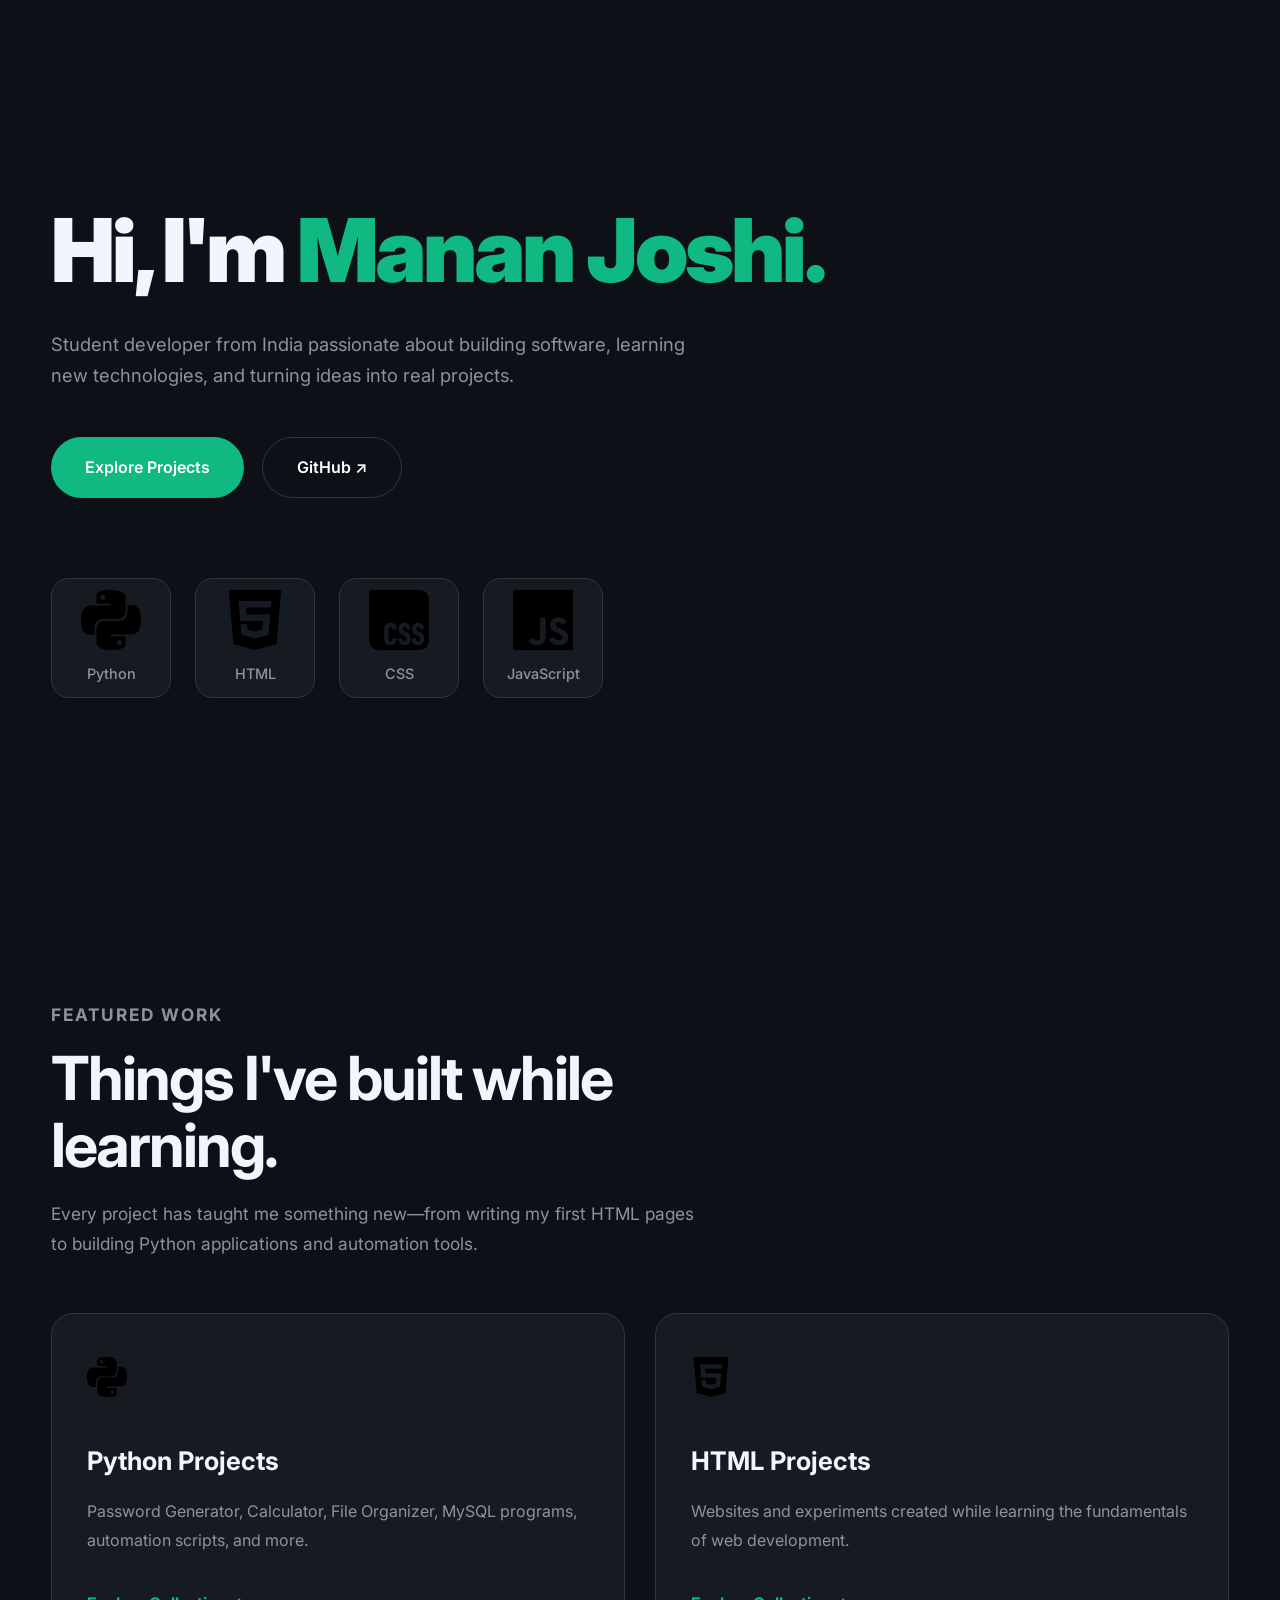
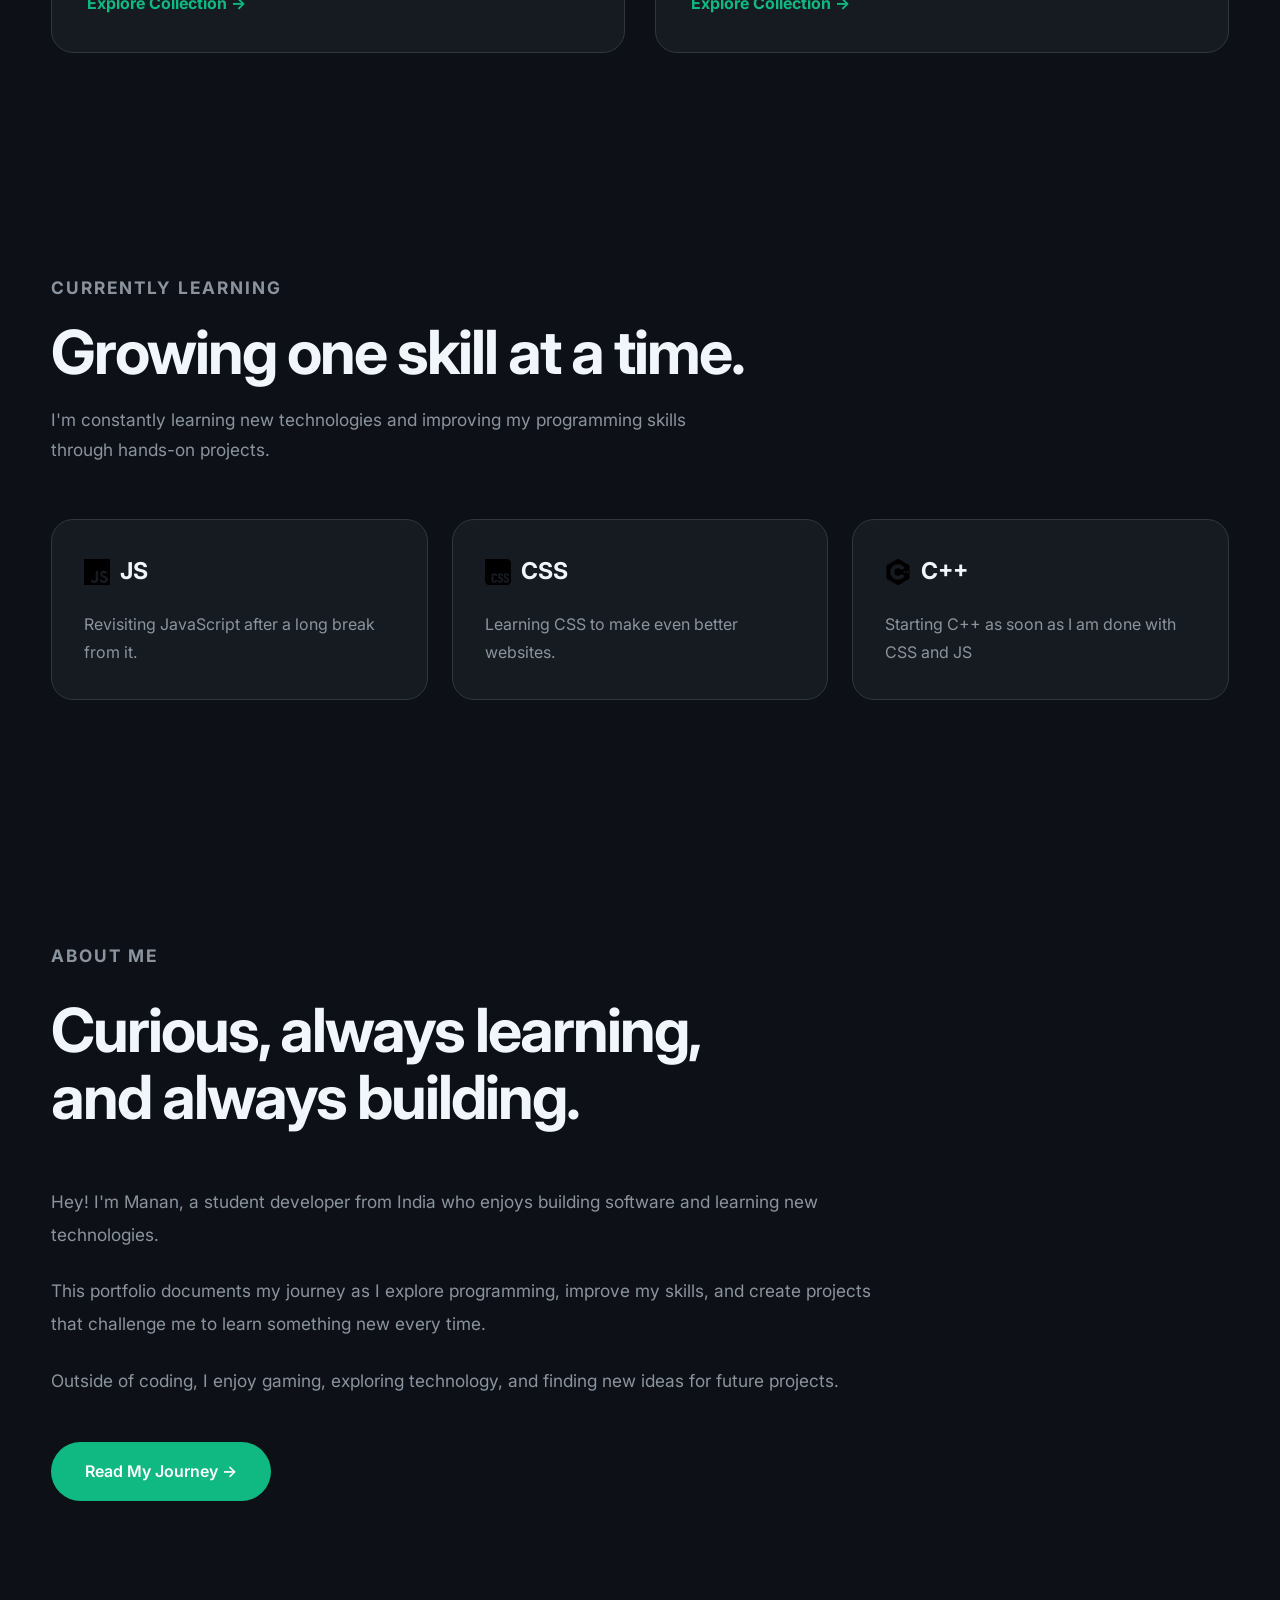
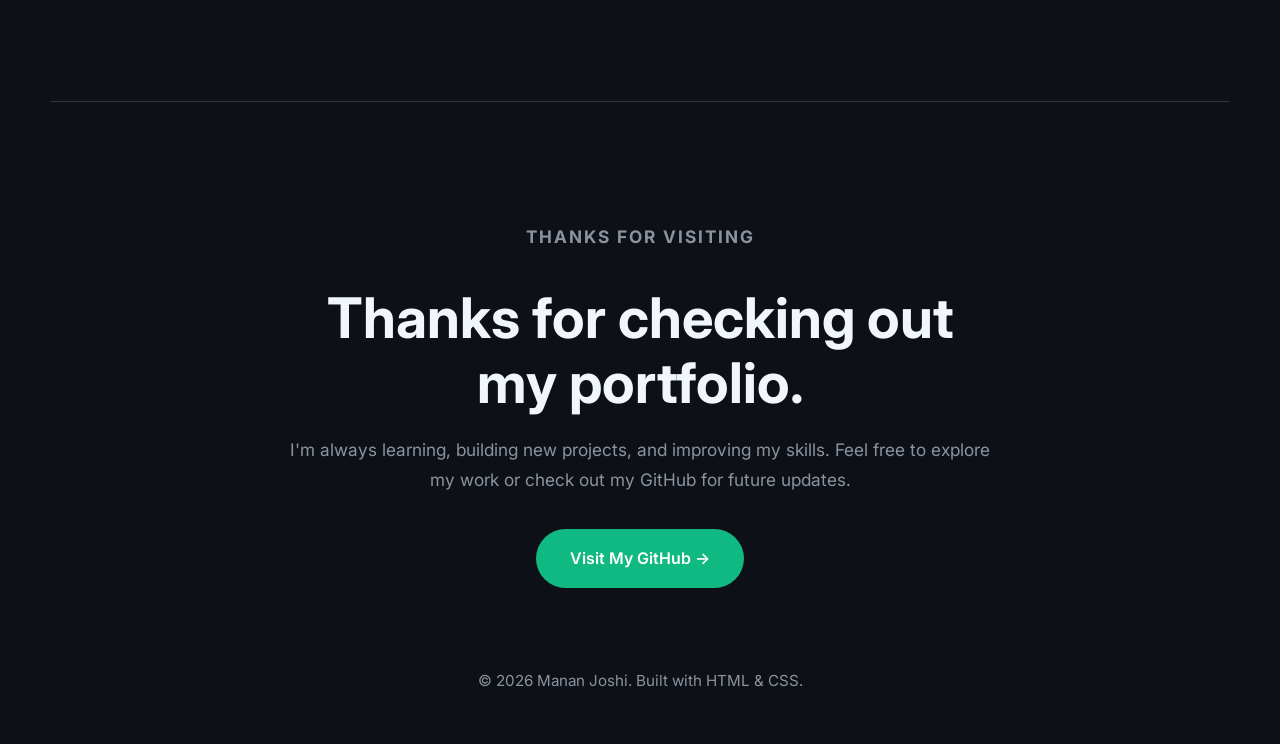
<file: index.html>
<!DOCTYPE html>
<html lang="en">

<head>

    <meta charset="UTF-8">
    <meta name="viewport" content="width=device-width, initial-scale=1.0">

    <title>Manan Joshi | Portfolio — Student Developer & Projects</title>

    <meta name="description"
          content="Student developer from India building projects with Python and Web Development.">

    <meta property="og:site_name"
          content="Manan Joshi Portfolio">

    <meta property="og:title"
          content="Manan Joshi | Portfolio — Student Developer">

    <meta property="og:description"
          content="Student developer documenting projects, learning, and software development.">

    <meta property="og:image"
          content="https://manan.is-a.dev/preview.png">

    <meta property="og:type"
          content="website">

    <meta name="twitter:card"
          content="summary_large_image">

    <link rel="icon"
          href="favicon.png">

    <link rel="stylesheet"
          href="style.css">

    <meta name="google-site-verification" content="tQXLFUhHLoD3-BiDWoEAZrjiJuhq7GMiHHihAaQNMvo" />

</head>

<body>

<div class="container">

    <header class="hero">

    <h1>

        Hi, I'm
        <span>Manan Joshi.</span>

    </h1>

    <p class="hero-text">

        Student developer from India passionate about building software,
        learning new technologies, and turning ideas into real projects.

    </p>

    <div class="hero-buttons">

        <a href="#projects" class="btn">

            Explore Projects

        </a>

        <a href="https://github.com/ManannJoshi"
           target="_blank"
           class="btn secondary">

            GitHub ↗

        </a>

    </div>

    <div class="hero-stats">

    <div class="stat">

        <img src="img/python.svg" alt="Python">

        <p>Python</p>

    </div>

    <div class="stat">

        <img src="img/html5.svg" alt="HTML">

        <p>HTML</p>

    </div>

    <div class="stat">

        <img src="img/css.svg" alt="CSS">

        <p>CSS</p>

    </div>

    <div class="stat">

        <img src="img/javascript.svg" alt="JS">

        <p>JavaScript</p>
    </div>

</div>

</header>

<section class="featured" id="projects">

    <div class="section-heading">

        <p class="section-tag">
            FEATURED WORK
        </p>

        <h2>
            Things I've built while learning.
        </h2>

        <p>
            Every project has taught me something new—from writing my first HTML pages to
            building Python applications and automation tools.
        </p>

    </div>

    <div class="project-grid">

        <a href="python.html" class="project">

            <div class="project-icon">
                <img src="img/python.svg" alt="Python">
            </div>

            <h3>
                Python Projects
            </h3>

            <p>

                Password Generator, Calculator, File Organizer,
                MySQL programs, automation scripts, and more.

            </p>

            <span>

                Explore Collection →

            </span>

        </a>

        <a href="html.html" class="project">

            <div class="project-icon">
                <img src="img/html5.svg" alt="HTML">
            </div>

            <h3>
                HTML Projects
            </h3>

            <p>

                Websites and experiments created while learning
                the fundamentals of web development.

            </p>

            <span>

                Explore Collection →

            </span>

        </a>

    </div>

</section>

<section class="learning">

    <div class="section-heading">

        <p class="section-tag">
            CURRENTLY LEARNING
        </p>

        <h2>
            Growing one skill at a time.
        </h2>

        <p>
            I'm constantly learning new technologies and improving my programming skills through hands-on projects.
        </p>

    </div>

    <div class="skills-grid">

        <div class="skill-card">

            <h3><img src="img/javascript.svg" alt="JavaScript" class="skill-icon">JS</h3>

            <p>
                Revisiting JavaScript after a long break from it.
            </p>

        </div>

        <div class="skill-card">

            <h3><img src="img/css.svg" alt="css" class="skill-icon">CSS</h3>

            <p>
                Learning CSS to make even better websites.
            </p>

        </div>

        <div class="skill-card">

            <h3><img src="img/cplusplus.svg" alt="c++" class="skill-icon">C++</h3>

            <p>
                Starting C++ as soon as I am done with CSS and JS
            </p>


        </div>

    </div>

</section>

<section class="about">

    <div class="section-heading">

        <p class="section-tag">
            ABOUT ME
        </p>

        <h2>
            Curious, always learning, and always building.
        </h2>

    </div>

    <p>

        Hey! I'm Manan, a student developer from India who enjoys building software and learning new technologies.

    </p>

    <p>

        This portfolio documents my journey as I explore programming, improve my skills, and create projects that challenge me to learn something new every time.

    </p>

    <p>

        Outside of coding, I enjoy gaming, exploring technology, and finding new ideas for future projects.

    </p>

    <a href="milestonesAndGoals.html" class="btn">

        Read My Journey →

    </a>

</section>

<footer>

    <div class="footer-content">

        <p class="footer-tag">
            THANKS FOR VISITING
        </p>

        <h2>

            Thanks for checking out my portfolio.

        </h2>

        <p>

            I'm always learning, building new projects, and improving my skills.
            Feel free to explore my work or check out my GitHub for future updates.

        </p>

        <a href="https://github.com/ManannJoshi"
           target="_blank"
           class="btn">

            Visit My GitHub →

        </a>

    </div>

    <div class="footer-bottom">

        <p>

            © 2026 Manan Joshi. Built with HTML &amp; CSS.

        </p>

    </div>

</footer>

</div>

</body>

</html>
</file>
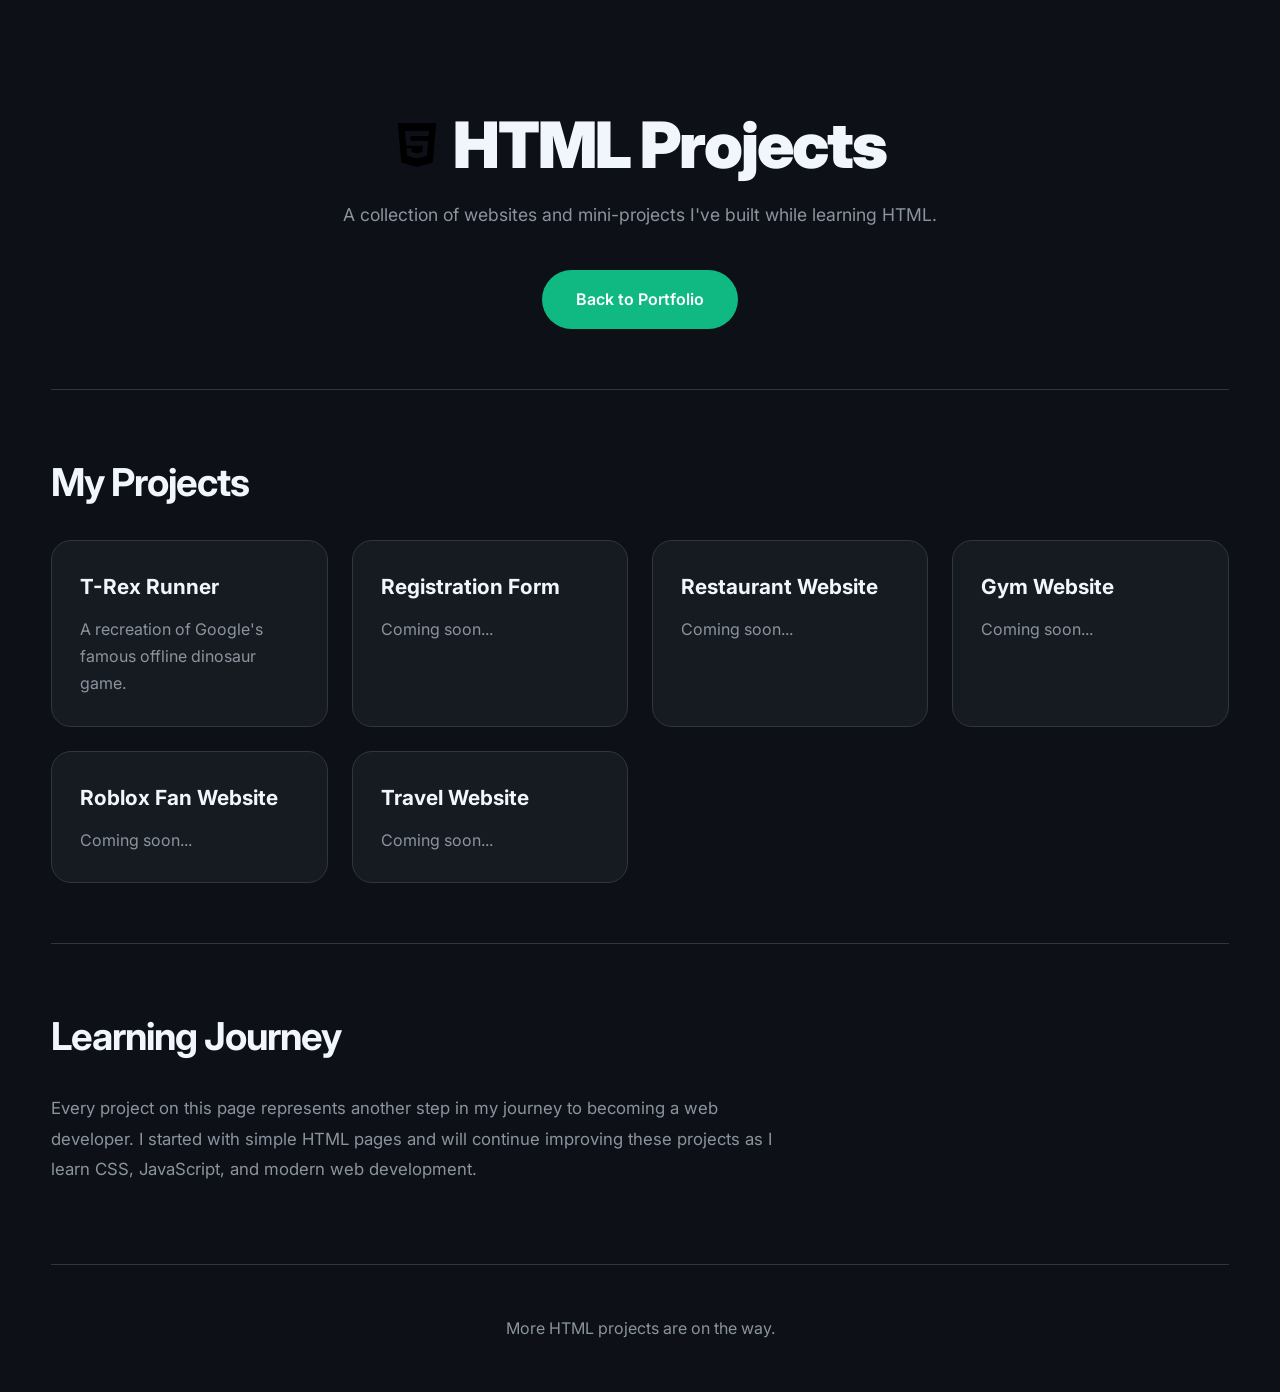
<file: html.html>
<!DOCTYPE html>
<html lang="en">

<head>
    <meta charset="UTF-8">
    <meta name="viewport" content="width=device-width, initial-scale=1.0">
    <title>HTML Projects | Manan's Portfolio</title>
    <link rel="icon" type="image/png" href="favicon.png">
    <link rel="stylesheet" href="style.css">
</head>

<body>

    <div class="container">

        <header class="hero sub-hero">

            <h1><img src="img/html5.svg" alt="HTML">HTML Projects</h1>

            <p class="subtitle">
                A collection of websites and mini-projects I've built while learning HTML.
            </p>

            <a href="index.html" class="btn">
                Back to Portfolio
            </a>

        </header>

        <section class="card">

            <h2>My Projects</h2>

            <div class="projects">

                <a href="/HTML Projects/trex/index.html" class="project-card">
                    <h3>T-Rex Runner</h3>
                    <p>
                        A recreation of Google's famous offline dinosaur game.
                    </p>
                </a>

                <a href="form.html" class="project-card">
                    <h3>Registration Form</h3>
                    <p>
                        Coming soon...
                    </p>
                </a>

                <a href="#" class="project-card">
                    <h3>Restaurant Website</h3>
                    <p>
                        Coming soon...
                    </p>
                </a>

                <a href="#" class="project-card">
                    <h3>Gym Website</h3>
                    <p>
                        Coming soon...
                    </p>
                </a>

                <a href="#" class="project-card">
                    <h3>Roblox Fan Website</h3>
                    <p>
                        Coming soon...
                    </p>
                </a>

                <a href="#" class="project-card">
                    <h3>Travel Website</h3>
                    <p>
                        Coming soon...
                    </p>
                </a>

            </div>

        </section>

        <section class="card">

            <h2>Learning Journey</h2>

            <p>
                Every project on this page represents another step in my journey
                to becoming a web developer. I started with simple HTML pages and
                will continue improving these projects as I learn CSS, JavaScript,
                and modern web development.
            </p>

        </section>

        <footer class="sub-footer">

            <p>
                More HTML projects are on the way.
            </p>

        </footer>

    </div>

</body>

</html>
</file>
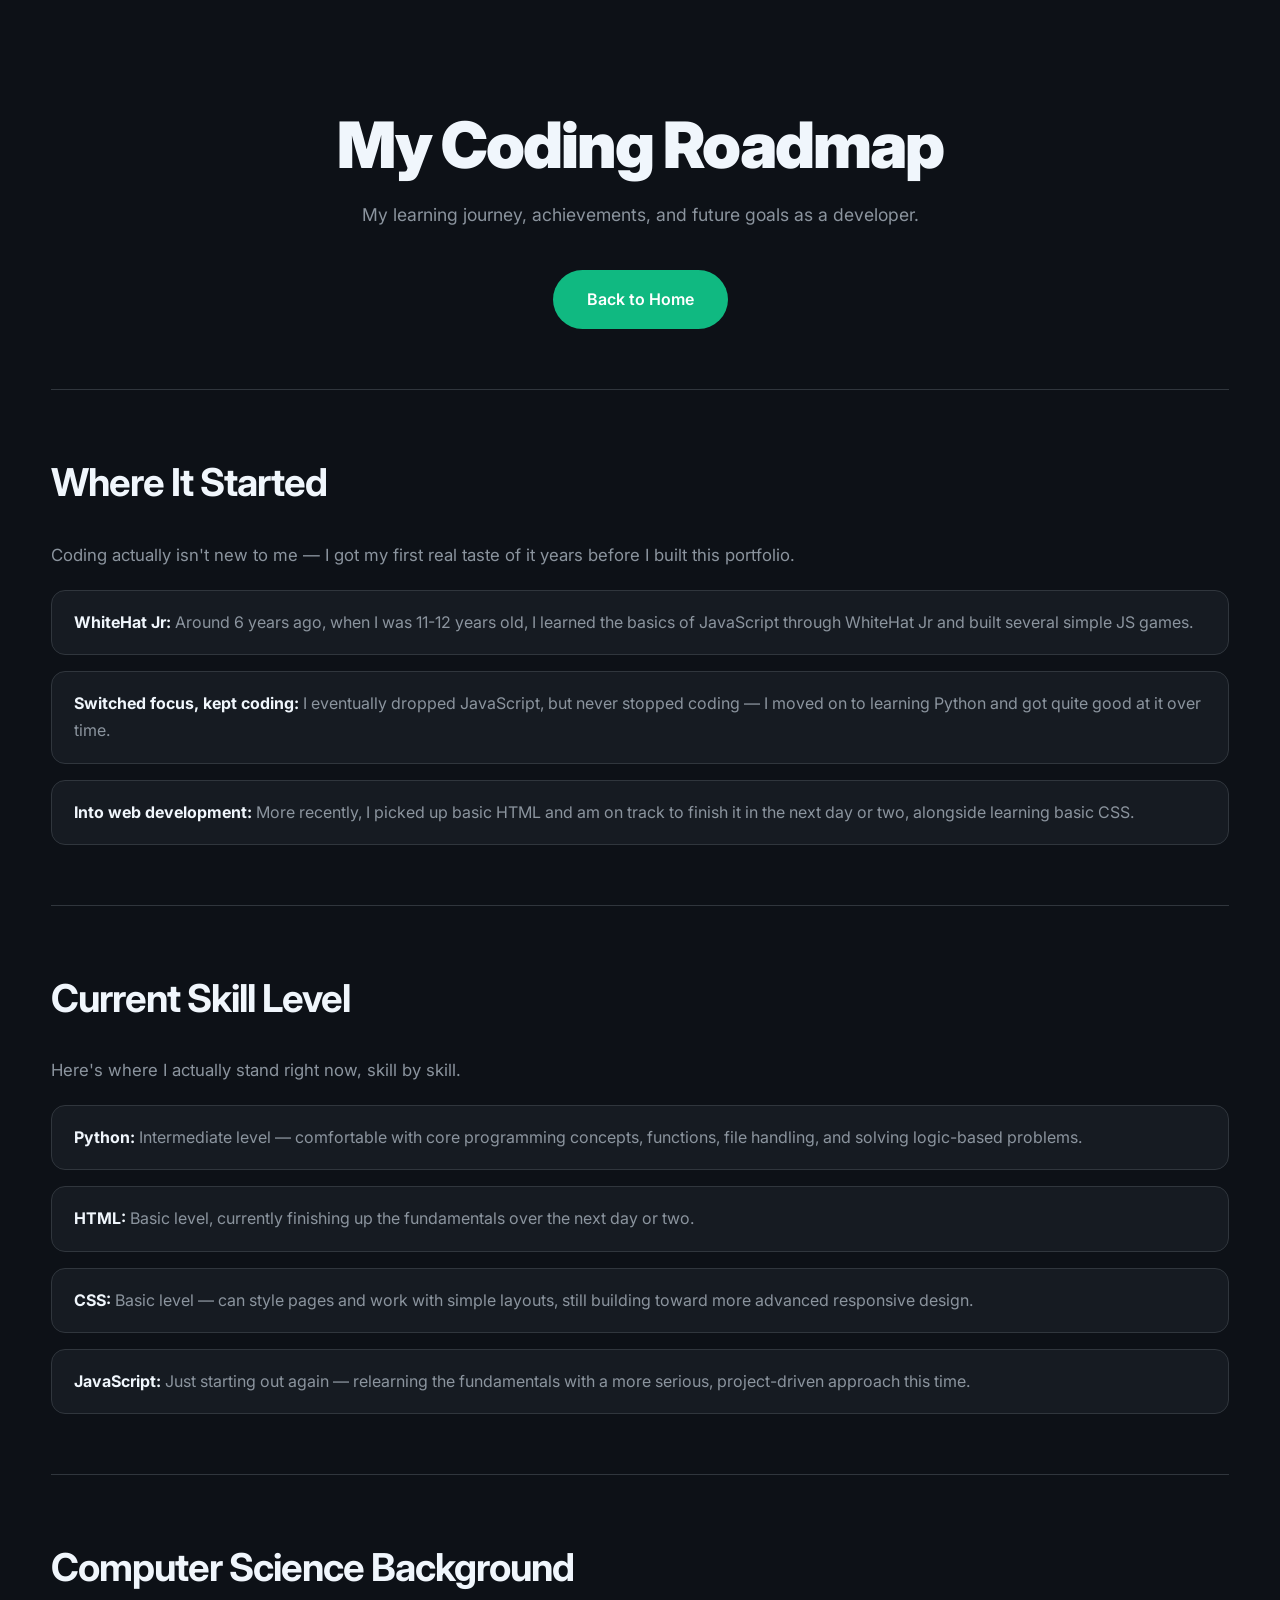
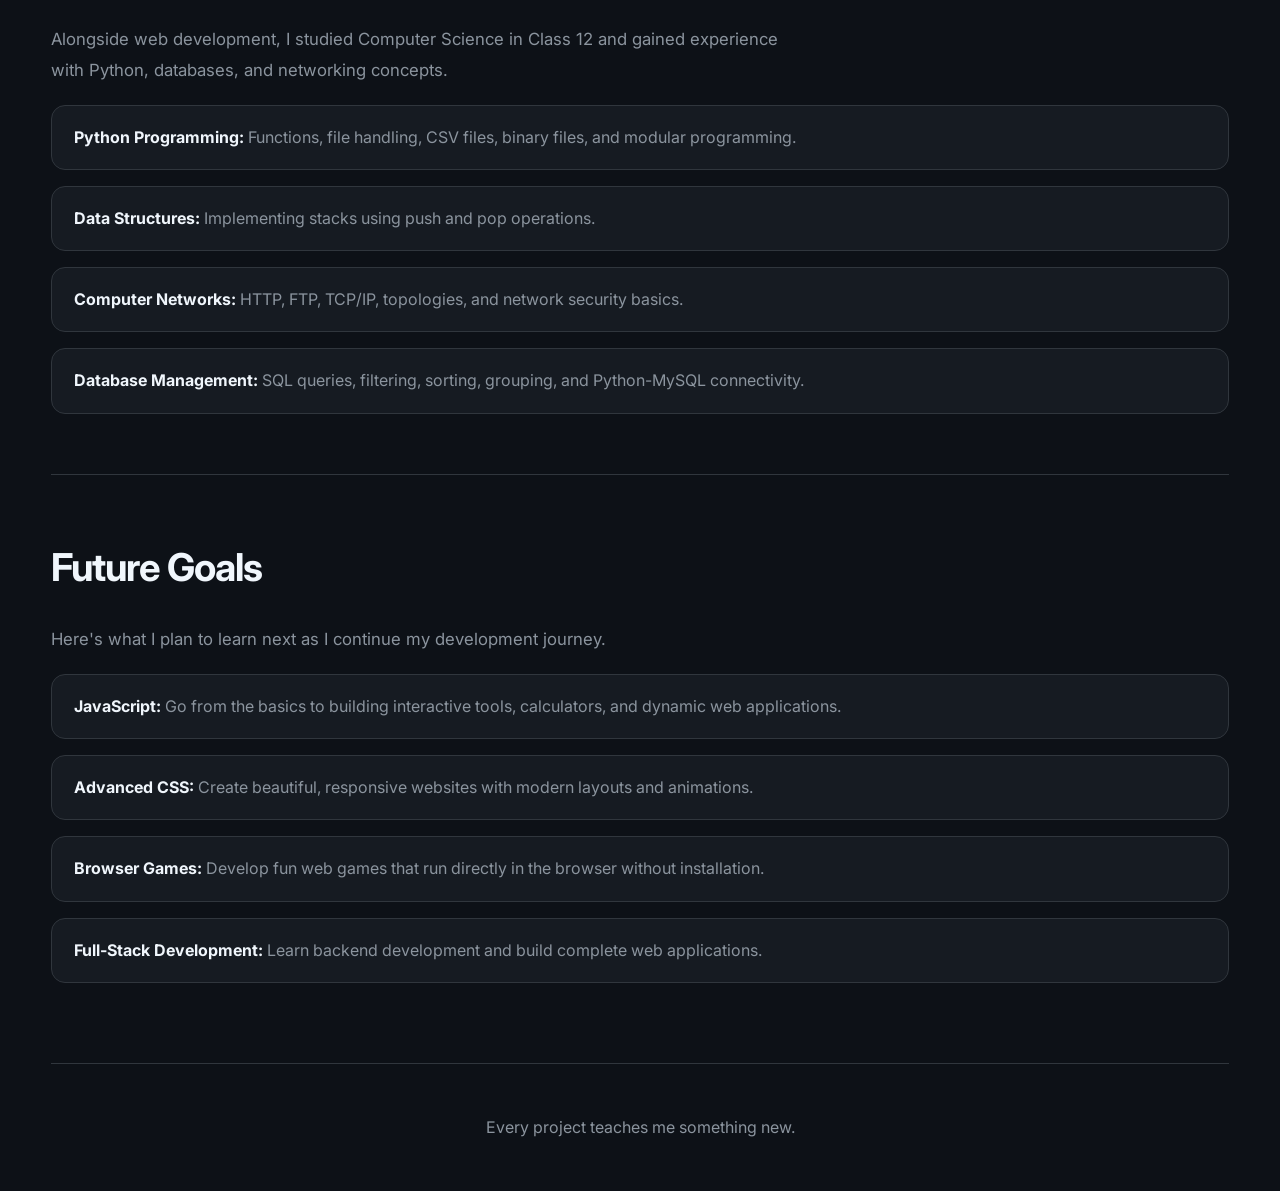
<file: milestonesAndGoals.html>
<!DOCTYPE html>
<html lang="en">

<head>
    <meta charset="UTF-8">
    <meta name="viewport" content="width=device-width, initial-scale=1.0">
    <title>My Coding Milestones</title>
    <link rel="stylesheet" href="style.css">
    <link rel="icon" type="image/png" href="favicon.png">
</head>

<body>

    <div class="container">

        <header class="hero sub-hero">
            <h1>My Coding Roadmap</h1>

            <p class="subtitle">
                My learning journey, achievements, and future goals as a developer.
            </p>

            <a href="index.html" class="btn">
                Back to Home
            </a>
        </header>

        <section class="card">
            <h2>Where It Started</h2>

            <p>Coding actually isn't new to me — I got my first real taste of it years before I built this portfolio.</p>

            <ul class="styled-list">
                <li><strong>WhiteHat Jr:</strong> Around 6 years ago, when I was 11-12 years old, I learned the basics of JavaScript through WhiteHat Jr and built several simple JS games.</li>

                <li><strong>Switched focus, kept coding:</strong> I eventually dropped JavaScript, but never stopped coding — I moved on to learning Python and got quite good at it over time.</li>

                <li><strong>Into web development:</strong> More recently, I picked up basic HTML and am on track to finish it in the next day or two, alongside learning basic CSS.</li>
            </ul>
        </section>

        <section class="card">
            <h2>Current Skill Level</h2>

            <p>Here's where I actually stand right now, skill by skill.</p>

            <ul class="styled-list">
                <li><strong>Python:</strong> Intermediate level — comfortable with core programming concepts, functions, file handling, and solving logic-based problems.</li>

                <li><strong>HTML:</strong> Basic level, currently finishing up the fundamentals over the next day or two.</li>

                <li><strong>CSS:</strong> Basic level — can style pages and work with simple layouts, still building toward more advanced responsive design.</li>

                <li><strong>JavaScript:</strong> Just starting out again — relearning the fundamentals with a more serious, project-driven approach this time.</li>
            </ul>
        </section>

        <section class="card">
            <h2>Computer Science Background</h2>

            <p>
                Alongside web development, I studied Computer Science in Class 12 and gained experience with Python,
                databases, and networking concepts.
            </p>

            <ul class="styled-list">
                <li><strong>Python Programming:</strong> Functions, file handling, CSV files, binary files, and modular
                    programming.</li>

                <li><strong>Data Structures:</strong> Implementing stacks using push and pop operations.</li>

                <li><strong>Computer Networks:</strong> HTTP, FTP, TCP/IP, topologies, and network security basics.
                </li>

                <li><strong>Database Management:</strong> SQL queries, filtering, sorting, grouping, and Python-MySQL
                    connectivity.</li>
            </ul>
        </section>

        <section class="card">
            <h2>Future Goals</h2>

            <p>Here's what I plan to learn next as I continue my development journey.</p>

            <ul class="styled-list">
                <li><strong>JavaScript:</strong> Go from the basics to building interactive tools, calculators, and dynamic web applications.</li>

                <li><strong>Advanced CSS:</strong> Create beautiful, responsive websites with modern layouts and
                    animations.</li>

                <li><strong>Browser Games:</strong> Develop fun web games that run directly in the browser without
                    installation.</li>

                <li><strong>Full-Stack Development:</strong> Learn backend development and build complete web
                    applications.</li>
            </ul>
        </section>

        <footer class="sub-footer">
            <p>Every project teaches me something new.</p>
        </footer>

    </div>

</body>

</html>
</file>
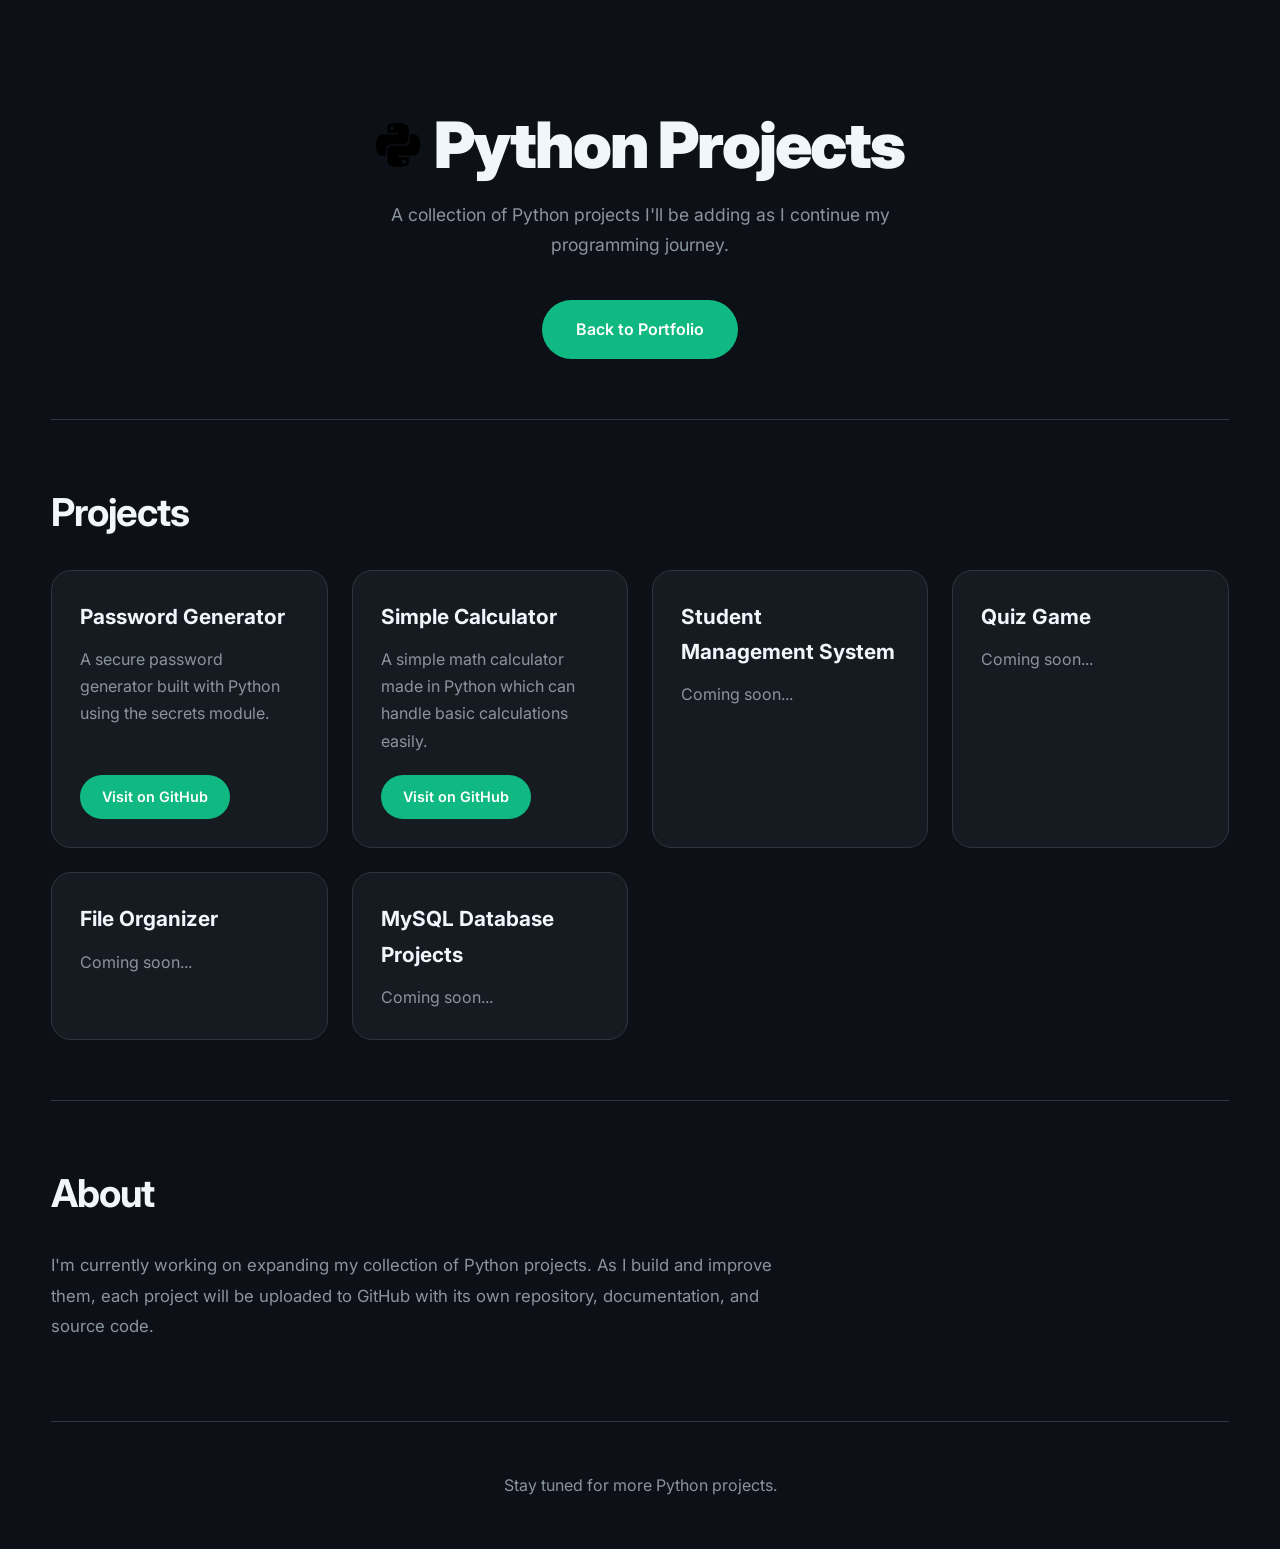
<file: python.html>
<!DOCTYPE html>
<html lang="en">

<head>
    <meta charset="UTF-8">
    <meta name="viewport" content="width=device-width, initial-scale=1.0">
    <title>Python Projects | Manan's Portfolio</title>
    <link rel="icon" type="image/png" href="favicon.png">
    <link rel="stylesheet" href="style.css">
</head>

<body>

    <div class="container">

        <header class="hero sub-hero">

            <h1><img src="img/python.svg" alt="Python">Python Projects</h1>

            <p class="subtitle">
                A collection of Python projects I'll be adding as I continue my programming journey.
            </p>

            <a href="index.html" class="btn">
                Back to Portfolio
            </a>

        </header>

        <section class="card">

            <h2>Projects</h2>

            <div class="projects">

                <div class="project-card">
                    <h3>Password Generator</h3>
                    <p>
                        A secure password generator built with Python using the secrets module.
                    </p>
                    <a href="https://github.com/ManannJoshi/Password-Generator" target="_blank" class="btn">
                        Visit on GitHub
                    </a>
                </div>

                <div class="project-card">
                    <h3>Simple Calculator</h3>
                    <p>
                        A simple math calculator made in Python which can handle basic calculations easily.
                    </p>
                    <a href="https://github.com/ManannJoshi/Simple-Calculator" target="_blank" class="btn">
                        Visit on GitHub
                    </a>
                </div>

                <div class="project-card">
                    <h3>Student Management System</h3>
                    <p>Coming soon...</p>
                </div>

                <div class="project-card">
                    <h3>Quiz Game</h3>
                    <p>Coming soon...</p>
                </div>

                <div class="project-card">
                    <h3>File Organizer</h3>
                    <p>Coming soon...</p>
                </div>

                <div class="project-card">
                    <h3>MySQL Database Projects</h3>
                    <p>Coming soon...</p>
                </div>

            </div>

        </section>

        <section class="card">

            <h2>About</h2>

            <p>
                I'm currently working on expanding my collection of Python projects.
                As I build and improve them, each project will be uploaded to GitHub
                with its own repository, documentation, and source code.
            </p>

        </section>

        <footer class="sub-footer">

            <p>Stay tuned for more Python projects.</p>

        </footer>

    </div>

</body>

</html>
</file>
<file: style.css>
@import url('https://fonts.googleapis.com/css2?family=Inter:wght@300;400;500;600;700;800;900&display=swap');

:root{

    --bg:#0D1117;
    --surface:#161B22;
    --surface-hover:#21262D;

    --text:#F0F6FC;
    --muted:#8B949E;

    --accent:#10B981;

    --border:#30363D;

    --radius:20px;

}

*{

    margin:0;
    padding:0;
    box-sizing:border-box;

}

html{

    scroll-behavior:smooth;

}

body{

    background:var(--bg);

    color:var(--text);

    font-family:"Inter",sans-serif;

    line-height:1.7;

}

.container{

    width:min(1180px,92%);

    margin:auto;

}

/* ================================
   HERO
================================ */

.hero{

    min-height:100vh;

    display:flex;

    flex-direction:column;

    justify-content:center;

}

.hero-tag{

    color:var(--accent);

    font-weight:700;

    letter-spacing:2px;

    text-transform:uppercase;

    margin-bottom:18px;

}

.hero h1 {
    font-size: clamp(3rem, 7vw, 5.5rem);
    line-height: 1.1;                   
    font-weight: 900;
    letter-spacing: -3px;                
    max-width: 100%;                      
}
.hero h1 span{

    color:var(--accent);

}

.hero-text{

    margin-top:30px;

    max-width:650px;

    color:var(--muted);

    font-size:1.15rem;

}

.hero-buttons{

    display:flex;

    gap:18px;

    margin-top:45px;

    flex-wrap:wrap;

}

.btn{

    display:inline-flex;

    justify-content:center;

    align-items:center;

    padding:16px 34px;

    border-radius:999px;

    text-decoration:none;

    font-weight:600;

    background:var(--accent);

    color:white;

    transition:.25s;

}

.btn:hover{

    transform:translateY(-3px);

}

.secondary{

    background:transparent;

    border:1px solid var(--border);

}

.secondary:hover{

    background:var(--surface);

}

.hero-stats{

    display:flex;

    gap:24px;

    margin-top:80px;

    flex-wrap:wrap;

}

.stat {
    display: flex;
    flex-direction: column; 
    align-items: center;     
    justify-content: center; 
    gap: 12px;              
    background: var(--surface);
    border: 1px solid var(--border);
    border-radius: 18px;
    padding: 20px;
    width: 120px;           
    height: 120px;           
    transition: .25s;
}

.stat img {
    width: 36px;           
    height: 36px;
    object-fit: contain;
}

.stat p {
    color: var(--muted);    
    font-size: 0.9rem;
    font-weight: 500;
}

.stat:hover{

    background:var(--surface-hover);

    transform:translateY(-5px);

}

.stat h2{

    font-size:2rem;

    margin-bottom:12px;

}

.stat p{

    color:var(--muted);

}

.stat img {
    width: 60px;
    height: 60px;     
    object-fit: contain;
}
/* =======================================
   Sections
======================================= */

section{

    padding:100px 0;

}

.section-heading{

    max-width:700px;

    margin-bottom:55px;

}

.section-tag{

    display:inline-block;

    color:var(--accent);

    font-size:.82rem;

    font-weight:700;

    letter-spacing:2px;

    text-transform:uppercase;

    margin-bottom:16px;

}

.section-heading h2{

    font-size:clamp(2.4rem,5vw,3.8rem);

    line-height:1.1;

    letter-spacing:-2px;

    margin-bottom:20px;

}

.section-heading p{

    color:var(--muted);

    font-size:1.08rem;

    max-width:650px;

}

/* =======================================
   Projects
======================================= */

.project-grid{

    display:grid;

    grid-template-columns:repeat(auto-fit,minmax(340px,1fr));

    gap:30px;

}

.project{

    display:flex;

    flex-direction:column;

    text-decoration:none;

    color:inherit;

    background:var(--surface);

    border:1px solid var(--border);

    border-radius:22px;

    padding:35px;

    transition:.3s;

}

.project:hover{

    transform:translateY(-8px);

    border-color:var(--accent);

    background:var(--surface-hover);

}

.project-icon{

    font-size:2.5rem;

    margin-bottom:22px;

}

.project-icon img{

    width:40px;

    height:40px;

    object-fit:contain;

}

.project h3{

    font-size:1.6rem;

    margin-bottom:15px;

}

.project p{

    color:var(--muted);

    line-height:1.8;

    flex:1;

}

.project span{

    margin-top:35px;

    color:var(--accent);

    font-weight:700;

}

/* =======================================
   Learning
======================================= */

.learning{

    padding:120px 0;

}

.skills-grid{

    display:grid;

    grid-template-columns:repeat(auto-fit,minmax(280px,1fr));

    gap:24px;

}

.skill-card{

    background:var(--surface);

    border:1px solid var(--border);

    border-radius:22px;

    padding:32px;

    transition:
        transform .3s ease,
        border-color .3s ease,
        background .3s ease;

}

.skill-card:hover{

    transform:translateY(-8px);

    border-color:var(--accent);

    background:var(--surface-hover);

}

.skill-card h3{

    font-size:1.45rem;

    margin-bottom:18px;

    font-weight:700;

    display:flex;

    align-items:center;

    gap:10px;

}

.skill-card p{

    color:var(--muted);

    line-height:1.8;

}

.skill-icon{

    width:26px;

    height:26px;

    object-fit:contain;

}

/* =======================================
   About
======================================= */

.about{

    max-width:850px;

    padding:120px 0;

}

.about p{

    color:var(--muted);

    font-size:1.08rem;

    margin-bottom:24px;

    line-height:1.9;

}

.about .btn{

    margin-top:20px;

}

/* =======================================
   Footer
======================================= */

footer{

    padding:120px 0 50px;

    border-top:1px solid var(--border);

    margin-top:80px;

}

.footer-content{

    text-align:center;

    max-width:700px;

    margin:auto;

}

.footer-tag{

    color:var(--accent);

    text-transform:uppercase;

    letter-spacing:2px;

    font-size:.85rem;

    font-weight:700;

    margin-bottom:18px;

}

.footer-content h2{

    font-size:clamp(2.2rem,5vw,3.5rem);

    margin-bottom:20px;

    line-height:1.15;

}

.footer-content p{

    color:var(--muted);

    margin-bottom:35px;

    font-size:1.08rem;

}

.footer-bottom{

    margin-top:80px;

    text-align:center;

}

.footer-bottom p{

    color:var(--muted);

    font-size:.95rem;

}

/* =======================================
   Sub-pages (Python, HTML, Milestones, etc.)
======================================= */

.sub-hero{

    min-height:auto;

    padding:110px 0 60px;

    text-align:center;

    align-items:center;

}

.sub-hero h1{

    font-size:clamp(2.4rem,6vw,4rem);

    font-weight:900;

    letter-spacing:-2px;

    margin-bottom:20px;

    display:flex;

    align-items:center;

    justify-content:center;

    gap:14px;

}

.sub-hero h1 img{

    width:44px;

    height:44px;

    object-fit:contain;

}

.subtitle{

    color:var(--muted);

    font-size:1.1rem;

    max-width:600px;

    margin:0 auto 40px;

}

.sub-hero .btn{

    margin:0 auto;

}

.card{

    padding:60px 0;

    border-top:1px solid var(--border);

}

.card h2{

    font-size:clamp(1.7rem,4vw,2.4rem);

    letter-spacing:-1px;

    margin-bottom:24px;

}

.card > p{

    color:var(--muted);

    font-size:1.05rem;

    max-width:750px;

    line-height:1.8;

}

.projects{

    display:grid;

    grid-template-columns:repeat(auto-fit,minmax(260px,1fr));

    gap:24px;

    margin-top:10px;

}

.project-card{

    display:flex;

    flex-direction:column;

    background:var(--surface);

    border:1px solid var(--border);

    border-radius:20px;

    padding:28px;

    text-decoration:none;

    color:inherit;

    transition:.3s;

}

.project-card:hover{

    transform:translateY(-6px);

    border-color:var(--accent);

    background:var(--surface-hover);

}

.project-card h3{

    font-size:1.3rem;

    margin-bottom:12px;

}

.project-card p{

    color:var(--muted);

    line-height:1.7;

    flex:1;

}

.project-card .btn{

    margin-top:20px;

    align-self:flex-start;

    padding:10px 22px;

    font-size:.9rem;

}

.styled-list{

    list-style:none;

    display:flex;

    flex-direction:column;

    gap:16px;

    margin-top:20px;

}

.styled-list li{

    background:var(--surface);

    border:1px solid var(--border);

    border-radius:14px;

    padding:18px 22px;

    color:var(--muted);

    line-height:1.7;

}

.styled-list li strong{

    color:var(--text);

}

.sub-footer{

    text-align:center;

    padding:50px 0;

    border-top:1px solid var(--border);

    margin-top:20px;

    color:var(--muted);

}
</file>
